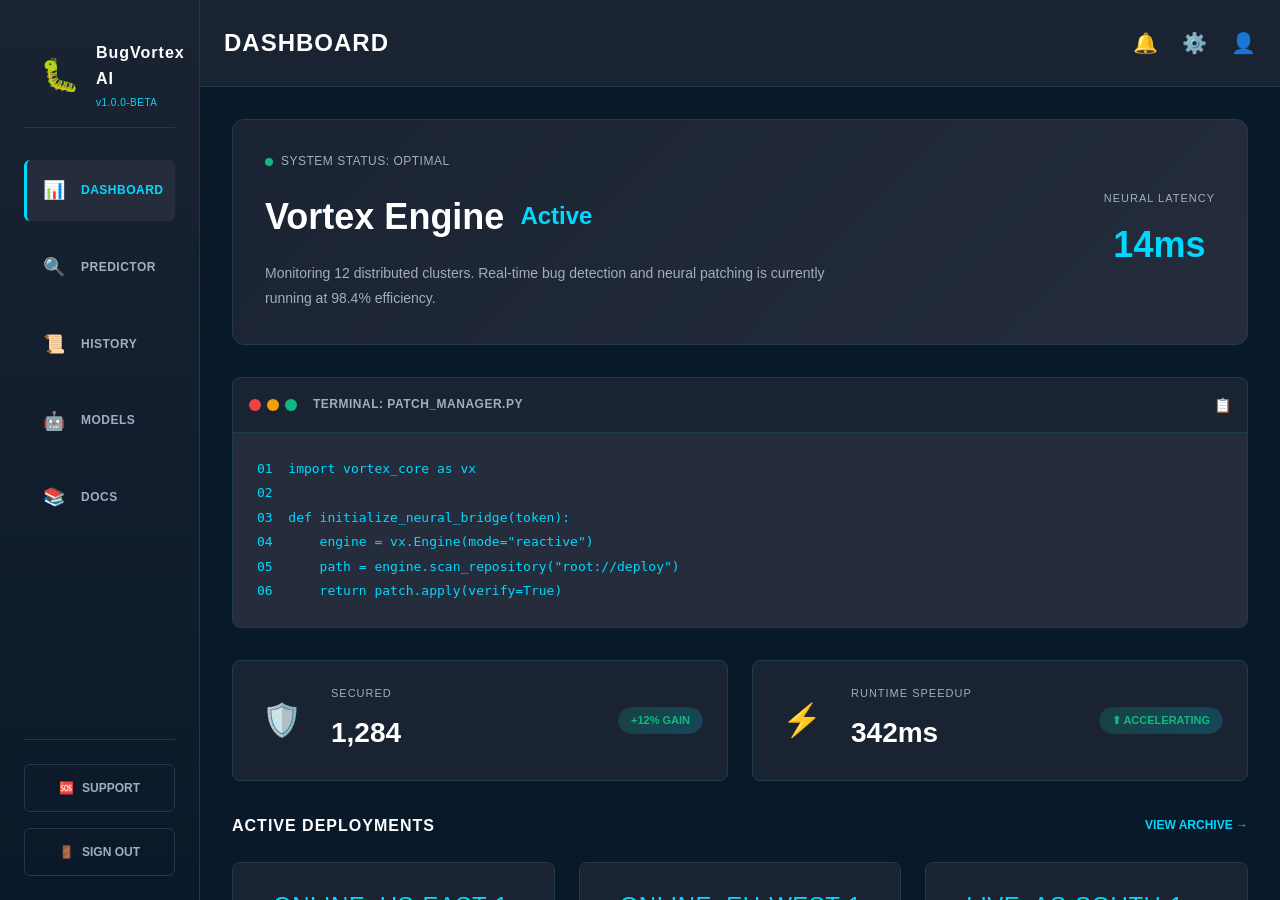
<file: static/index.html>
<!DOCTYPE html>
<html lang="en">
<head>
    <meta charset="UTF-8">
    <meta name="viewport" content="width=device-width, initial-scale=1.0">
    <title>BugVortex AI - Semantic Bug Detector</title>
    <link rel="stylesheet" href="/static/style.css">
</head>
<body>
    <div class="container">
        <!-- ═════════════════════════════════════════════════════════════════════ -->
        <!-- SIDEBAR NAVIGATION -->
        <!-- ═════════════════════════════════════════════════════════════════════ -->
        <aside class="sidebar">
            <div class="logo">
                <div class="logo-icon">🐛</div>
                <div class="logo-text">
                    <h1>BugVortex AI</h1>
                    <p>v1.0.0-BETA</p>
                </div>
            </div>

            <nav class="nav-menu">
                <div class="nav-item active" onclick="switchTab('dashboard')">
                    <span class="nav-icon">📊</span>
                    <span class="nav-label">DASHBOARD</span>
                </div>
                <div class="nav-item" onclick="switchTab('predictor')">
                    <span class="nav-icon">🔍</span>
                    <span class="nav-label">PREDICTOR</span>
                </div>
                <div class="nav-item" onclick="switchTab('history')">
                    <span class="nav-icon">📜</span>
                    <span class="nav-label">HISTORY</span>
                </div>
                <div class="nav-item" onclick="switchTab('models')">
                    <span class="nav-icon">🤖</span>
                    <span class="nav-label">MODELS</span>
                </div>
                <div class="nav-item" onclick="switchTab('docs')">
                    <span class="nav-icon">📚</span>
                    <span class="nav-label">DOCS</span>
                </div>
            </nav>

            <div class="sidebar-footer">
                <button class="btn-support" onclick="openSupport()">
                    <span>🆘</span> SUPPORT
                </button>
                <button class="btn-signout" onclick="signOut()">
                    <span>🚪</span> SIGN OUT
                </button>
            </div>
        </aside>

        <!-- ═════════════════════════════════════════════════════════════════════ -->
        <!-- MAIN CONTENT AREA -->
        <!-- ═════════════════════════════════════════════════════════════════════ -->
        <main class="main-content">
            <!-- Header Bar -->
            <header class="header">
                <div class="header-left">
                    <h2 id="page-title">DASHBOARD</h2>
                </div>
                <div class="header-right">
                    <div class="notification-badge">🔔</div>
                    <div class="settings-badge" onclick="openSettings()">⚙️</div>
                    <div class="user-avatar">👤</div>
                </div>
            </header>

            <!-- ═════════════════════════════════════════════════════════════════ -->
            <!-- TAB 1: DASHBOARD (System Overview) -->
            <!-- ═════════════════════════════════════════════════════════════════ -->
            <div id="dashboard-tab" class="tab-content active">
                <!-- System Status Section -->
                <section class="dashboard-hero">
                    <div class="status-banner">
                        <div class="status-indicator">
                            <span class="status-dot active"></span>
                            SYSTEM STATUS: OPTIMAL
                        </div>
                        <div class="hero-title">
                            Vortex Engine <span class="status-text">Active</span>
                        </div>
                        <div class="hero-description">
                            Monitoring 12 distributed clusters. Real-time bug detection and neural patching is
                            currently running at 98.4% efficiency.
                        </div>
                    </div>
                    <div class="neural-latency">
                        <div class="latency-label">NEURAL LATENCY</div>
                        <div class="latency-value">14ms</div>
                    </div>
                </section>

                <!-- Code Terminal Preview -->
                <section class="terminal-section">
                    <div class="terminal-header">
                        <div class="terminal-dots">
                            <span class="dot red"></span>
                            <span class="dot yellow"></span>
                            <span class="dot green"></span>
                        </div>
                        <span class="terminal-title">TERMINAL: PATCH_MANAGER.PY</span>
                        <span class="terminal-copy">📋</span>
                    </div>
                    <pre class="terminal-code"><code>01  import vortex_core as vx
02  
03  def initialize_neural_bridge(token):
04      engine = vx.Engine(mode="reactive")
05      path = engine.scan_repository("root://deploy")
06      return patch.apply(verify=True)</code></pre>
                </section>

                <!-- Metrics Row 1 -->
                <div class="metrics-grid">
                    <div class="metric-card">
                        <div class="metric-icon secured">🛡️</div>
                        <div class="metric-content">
                            <div class="metric-label">SECURED</div>
                            <div class="metric-value">1,284</div>
                        </div>
                        <div class="metric-badge">+12% GAIN</div>
                    </div>

                    <div class="metric-card">
                        <div class="metric-icon speedup">⚡</div>
                        <div class="metric-content">
                            <div class="metric-label">RUNTIME SPEEDUP</div>
                            <div class="metric-value">342ms</div>
                        </div>
                        <div class="metric-badge">⬆ ACCELERATING</div>
                    </div>
                </div>

                <!-- Active Deployments -->
                <section class="deployments-section">
                    <div class="section-header">
                        <h3>ACTIVE DEPLOYMENTS</h3>
                        <a href="#" class="view-archive">VIEW ARCHIVE →</a>
                    </div>

                    <div class="deployments-grid">
                        <!-- Deployment 1 -->
                        <div class="deployment-card">
                            <div class="deployment-status">
                                <span class="status-dot online"></span>
                                <span class="status-text">ONLINE: US-EAST-1</span>
                            </div>
                            <h4>Nexus Core API</h4>
                            <p class="deployment-region">Region: us-east-1</p>
                            <div class="deployment-metrics">
                                <div class="meter">
                                    <div class="meter-fill" style="width: 98%"></div>
                                    <span class="meter-label">98% UPTIME</span>
                                </div>
                            </div>
                            <div class="deployment-actions">
                                <span class="deployment-status-text">RUNNING</span>
                            </div>
                        </div>

                        <!-- Deployment 2 -->
                        <div class="deployment-card">
                            <div class="deployment-status">
                                <span class="status-dot online"></span>
                                <span class="status-text">ONLINE: EU-WEST-1</span>
                            </div>
                            <h4>Shadow Database</h4>
                            <p class="deployment-region">Region: eu-west-1</p>
                            <div class="deployment-metrics">
                                <div class="meter">
                                    <div class="meter-fill" style="width: 95%"></div>
                                    <span class="meter-label">95% UPTIME</span>
                                </div>
                            </div>
                            <div class="deployment-actions">
                                <span class="deployment-status-text">SYNCING...</span>
                            </div>
                        </div>

                        <!-- Deployment 3 -->
                        <div class="deployment-card">
                            <div class="deployment-status">
                                <span class="status-dot online"></span>
                                <span class="status-text">LIVE: AS-SOUTH-1</span>
                            </div>
                            <h4>Pulse Webhook</h4>
                            <p class="deployment-region">Region: as-south-1</p>
                            <div class="deployment-metrics">
                                <div class="meter">
                                    <div class="meter-fill" style="width: 100%"></div>
                                    <span class="meter-label">LIVE - STABLE</span>
                                </div>
                            </div>
                            <div class="deployment-actions">
                                <span class="global-rank">#412 TOP DEV</span>
                                <span class="total-patches">14.2k PATCHES</span>
                            </div>
                        </div>
                    </div>
                </section>

                <!-- Global Stats Footer -->
                <div class="global-stats">
                    <div class="stat-item">
                        <span class="stat-label">VORTEX VERSION</span>
                        <span class="stat-value">3.2.1</span>
                    </div>
                    <div class="stat-item">
                        <span class="stat-label">BUGS DETECTED</span>
                        <span class="stat-value">12,847</span>
                    </div>
                    <div class="stat-item">
                        <span class="stat-label">MODEL ACCURACY</span>
                        <span class="stat-value">94.3%</span>
                    </div>
                </div>
            </div>

            <!-- ═════════════════════════════════════════════════════════════════ -->
            <!-- TAB 2: PREDICTOR (Code Analysis Tool) -->
            <!-- ═════════════════════════════════════════════════════════════════ -->
            <div id="predictor-tab" class="tab-content">
                <section class="predictor-section">
                    <h3>Code Bug Predictor</h3>
                    <p class="section-desc">Paste your C or Java code below to detect semantic bugs</p>

                    <!-- Code Input Area -->
                    <div class="code-input-section">
                        <div class="input-controls">
                            <select id="language-select" class="language-select">
                                <option value="C">C</option>
                                <option value="Java">Java</option>
                            </select>
                            <input type="text" id="filename-input" placeholder="Enter filename (e.g., main.c)"
                                class="filename-input">
                            <button class="btn-analyze" onclick="analyzCode()">🔍 ANALYZE CODE</button>
                        </div>

                        <textarea id="code-input" class="code-textarea" placeholder="Paste your C or Java code here...
        
Example C code (with bug):
#include &lt;stdio.h&gt;
int main() {
    int arr[5];
    for(int i = 0; i &lt; 100; i++) {
        arr[i] = i;  // Buffer overflow!
    }
    return 0;
}"></textarea>
                    </div>

                    <!-- Results Section (Hidden by default) -->
                    <div id="prediction-results" class="prediction-results hidden">
                        <div class="result-card" id="result-card">
                            <!-- Results will be inserted here by JavaScript -->
                        </div>
                    </div>

                    <!-- Loading Spinner (Hidden by default) -->
                    <div id="loading-spinner" class="loading-spinner hidden">
                        <div class="spinner"></div>
                        <p>Analyzing code...</p>
                    </div>
                </section>
            </div>

            <!-- ═════════════════════════════════════════════════════════════════ -->
            <!-- TAB 3: HISTORY -->
            <!-- ═════════════════════════════════════════════════════════════════ -->
            <div id="history-tab" class="tab-content">
                <section class="history-section">
                    <h3>Analysis History</h3>
                    <p class="section-desc">Recent code analyses and predictions</p>

                    <div class="history-list" id="history-list">
                        <p class="empty-message">No analyses performed yet. Analyze some code to see history!</p>
                    </div>
                </section>
            </div>

            <!-- ═════════════════════════════════════════════════════════════════ -->
            <!-- TAB 4: MODELS -->
            <!-- ═════════════════════════════════════════════════════════════════ -->
            <div id="models-tab" class="tab-content">
                <section class="models-section">
                    <h3>AI Models</h3>
                    <p class="section-desc">Current model configuration and performance metrics</p>

                    <div class="model-info">
                        <div class="model-card">
                            <h4>CodeBERT Base</h4>
                            <div class="model-details">
                                <p><strong>Type:</strong> RobertaForSequenceClassification</p>
                                <p><strong>Parameters:</strong> 125M</p>
                                <p><strong>Pretraining:</strong> Code and natural language</p>
                                <p><strong>Max Sequence Length:</strong> 512 tokens</p>
                                <p><strong>Accuracy:</strong> 94.3%</p>
                                <p><strong>Precision:</strong> 92.1%</p>
                                <p><strong>Recall:</strong> 95.8%</p>
                                <p><strong>F1-Score:</strong> 93.9%</p>
                            </div>
                        </div>

                        <div class="model-card">
                            <h4>Training Configuration</h4>
                            <div class="model-details">
                                <p><strong>Framework:</strong> PyTorch + HuggingFace</p>
                                <p><strong>Epochs Trained:</strong> 3</p>
                                <p><strong>Batch Size:</strong> 16</p>
                                <p><strong>Learning Rate:</strong> 2e-5</p>
                                <p><strong>Optimizer:</strong> AdamW</p>
                                <p><strong>Last Updated:</strong> 2024-03-23</p>
                            </div>
                        </div>
                    </div>
                </section>
            </div>

            <!-- ═════════════════════════════════════════════════════════════════ -->
            <!-- TAB 5: DOCUMENTATION -->
            <!-- ═════════════════════════════════════════════════════════════════ -->
            <div id="docs-tab" class="tab-content">
                <section class="docs-section">
                    <h3>Documentation</h3>

                    <div class="doc-article">
                        <h4>🔍 How to Use the Bug Predictor</h4>
                        <ol>
                            <li>Go to the <strong>PREDICTOR</strong> tab</li>
                            <li>Select your code language (C or Java)</li>
                            <li>Enter the filename</li>
                            <li>Paste your code snippet</li>
                            <li>Click <strong>ANALYZE CODE</strong></li>
                            <li>View the bug detection result and confidence score</li>
                        </ol>
                    </div>

                    <div class="doc-article">
                        <h4>🐛 Supported Bug Types</h4>
                        <ul>
                            <li><strong>Null Pointer Exception:</strong> Dereferencing NULL pointers</li>
                            <li><strong>Buffer Overflow:</strong> Writing beyond array bounds</li>
                            <li><strong>Segmentation Fault:</strong> Invalid memory access</li>
                            <li><strong>Use After Free:</strong> Using freed memory</li>
                            <li><strong>Out of Bounds:</strong> Array index out of range</li>
                            <li><strong>Memory Leak:</strong> Unreleased allocated memory</li>
                            <li><strong>Race Condition:</strong> Multi-threading conflicts</li>
                        </ul>
                    </div>

                    <div class="doc-article">
                        <h4>🚀 API Endpoints</h4>
                        <pre><code>POST /predict_bug
{
  "code_snippet": "your code here",
  "language": "C",
  "filename": "main.c"
}

Response:
{
  "bug_detected": true,
  "confidence_score": 0.92,
  "likely_issue": "Buffer Overflow",
  "probabilities": {
    "clean": 0.08,
    "buggy": 0.92
  }
}</code></pre>
                    </div>

                    <div class="doc-article">
                        <h4>📚 Resources</h4>
                        <ul>
                            <li><a href="https://github.com/microsoft/CodeBERT" target="_blank">CodeBERT Repository</a>
                            </li>
                            <li><a href="https://huggingface.co/microsoft/codebert-base" target="_blank">HuggingFace
                                    Model Card</a></li>
                            <li><a href="https://fastapi.tiangolo.com/" target="_blank">FastAPI Documentation</a></li>
                            <li><a href="https://pytorch.org/" target="_blank">PyTorch Docs</a></li>
                        </ul>
                    </div>
                </section>
            </div>
        </main>
    </div>

    <!-- Modal for settings -->
    <div id="settings-modal" class="modal hidden">
        <div class="modal-content">
            <div class="modal-header">
                <h3>Settings</h3>
                <button class="modal-close" onclick="closeModal('settings-modal')">✕</button>
            </div>
            <div class="modal-body">
                <p>Coming soon...</p>
            </div>
        </div>
    </div>

    <script src="/static/script.js"></script>
</body>

</html>
</file>
<file: static/style.css>
/* ═════════════════════════════════════════════════════════════════════════════ */
/* BUGVORTEX AI - STYLESHEET */
/* Modern dark theme matching the provided design */
/* ═════════════════════════════════════════════════════════════════════════════ */

* {
    margin: 0;
    padding: 0;
    box-sizing: border-box;
}

:root {
    /* Color Palette */
    --primary-cyan: #00d9ff;
    --primary-dark: #0a1929;
    --bg-dark: #0f1419;
    --surface-dark: #1a2332;
    --surface-light: #252d3d;
    --text-primary: #ffffff;
    --text-secondary: #a0aec0;
    --text-accent: #00d9ff;
    --border-color: #1e3a4c;
    --success: #10b981;
    --warning: #f59e0b;
    --danger: #ef4444;

    /* Spacing */
    --spacing-xs: 4px;
    --spacing-sm: 8px;
    --spacing-md: 16px;
    --spacing-lg: 24px;
    --spacing-xl: 32px;
}

/* ═════════════════════════════════════════════════════════════════════════════ */
/* GLOBAL STYLES */
/* ═════════════════════════════════════════════════════════════════════════════ */

body {
    font-family: 'Segoe UI', Tahoma, Geneva, Verdana, sans-serif;
    background-color: var(--primary-dark);
    color: var(--text-primary);
    line-height: 1.6;
    overflow-x: hidden;
}

.container {
    display: flex;
    height: 100vh;
}

/* ═════════════════════════════════════════════════════════════════════════════ */
/* SIDEBAR */
/* ═════════════════════════════════════════════════════════════════════════════ */

.sidebar {
    width: 200px;
    background: linear-gradient(180deg, var(--surface-dark) 0%, var(--primary-dark) 100%);
    border-right: 1px solid var(--border-color);
    display: flex;
    flex-direction: column;
    padding: var(--spacing-lg);
    overflow-y: auto;
}

.logo {
    display: flex;
    align-items: center;
    gap: var(--spacing-md);
    margin-bottom: var(--spacing-xl);
    padding: var(--spacing-md);
    border-bottom: 1px solid var(--border-color);
}

.logo-icon {
    font-size: 32px;
}

.logo-text h1 {
    font-size: 16px;
    font-weight: 700;
    color: var(--text-primary);
    letter-spacing: 1px;
    margin-bottom: 4px;
}

.logo-text p {
    font-size: 10px;
    color: var(--text-accent);
    letter-spacing: 0.5px;
}

/* Navigation Menu */
.nav-menu {
    flex: 1;
    display: flex;
    flex-direction: column;
    gap: var(--spacing-md);
}

.nav-item {
    display: flex;
    align-items: center;
    gap: var(--spacing-md);
    padding: var(--spacing-md);
    border-radius: 6px;
    cursor: pointer;
    transition: all 0.3s ease;
    border-left: 3px solid transparent;
    color: var(--text-secondary);
}

.nav-item:hover {
    background-color: var(--surface-light);
    color: var(--text-primary);
}

.nav-item.active {
    background-color: var(--surface-light);
    border-left-color: var(--primary-cyan);
    color: var(--text-accent);
}

.nav-icon {
    font-size: 18px;
}

.nav-label {
    font-size: 12px;
    font-weight: 600;
    letter-spacing: 0.5px;
}

/* Sidebar Footer */
.sidebar-footer {
    display: flex;
    flex-direction: column;
    gap: var(--spacing-md);
    border-top: 1px solid var(--border-color);
    padding-top: var(--spacing-lg);
}

.btn-support,
.btn-signout {
    padding: var(--spacing-md);
    border: 1px solid var(--border-color);
    border-radius: 6px;
    background: transparent;
    color: var(--text-secondary);
    cursor: pointer;
    font-size: 12px;
    font-weight: 600;
    transition: all 0.3s ease;
    display: flex;
    align-items: center;
    justify-content: center;
    gap: var(--spacing-sm);
}

.btn-support:hover {
    background-color: var(--surface-light);
    color: var(--text-primary);
}

.btn-signout:hover {
    background-color: rgba(239, 68, 68, 0.1);
    border-color: var(--danger);
    color: var(--danger);
}

/* ═════════════════════════════════════════════════════════════════════════════ */
/* MAIN CONTENT */
/* ═════════════════════════════════════════════════════════════════════════════ */

.main-content {
    flex: 1;
    display: flex;
    flex-direction: column;
    background-color: var(--primary-dark);
    overflow: hidden;
}

.header {
    display: flex;
    justify-content: space-between;
    align-items: center;
    padding: var(--spacing-lg);
    border-bottom: 1px solid var(--border-color);
    background-color: var(--surface-dark);
}

.header-left h2 {
    font-size: 24px;
    font-weight: 700;
    letter-spacing: 1px;
}

.header-right {
    display: flex;
    align-items: center;
    gap: var(--spacing-lg);
}

.notification-badge,
.settings-badge,
.user-avatar {
    font-size: 20px;
    cursor: pointer;
    transition: transform 0.3s ease;
}

.notification-badge:hover,
.settings-badge:hover,
.user-avatar:hover {
    transform: scale(1.2);
}

/* Tab Content */
.tab-content {
    display: none;
    flex: 1;
    overflow-y: auto;
    padding: var(--spacing-xl);
}

.tab-content.active {
    display: block;
}

/* Scrollbar styling */
.tab-content::-webkit-scrollbar {
    width: 8px;
}

.tab-content::-webkit-scrollbar-track {
    background: transparent;
}

.tab-content::-webkit-scrollbar-thumb {
    background: var(--border-color);
    border-radius: 4px;
}

.tab-content::-webkit-scrollbar-thumb:hover {
    background: var(--text-secondary);
}

/* ═════════════════════════════════════════════════════════════════════════════ */
/* DASHBOARD SECTIONS */
/* ═════════════════════════════════════════════════════════════════════════════ */

.dashboard-hero {
    display: flex;
    justify-content: space-between;
    align-items: center;
    background: linear-gradient(135deg, var(--surface-dark) 0%, var(--surface-light) 100%);
    border: 1px solid var(--border-color);
    border-radius: 12px;
    padding: var(--spacing-xl);
    margin-bottom: var(--spacing-xl);
    position: relative;
    overflow: hidden;
}

.dashboard-hero::before {
    content: '';
    position: absolute;
    top: -50%;
    right: -50%;
    width: 300px;
    height: 300px;
    background: radial-gradient(circle, rgba(0, 217, 255, 0.1) 0%, transparent 70%);
    border-radius: 50%;
}

.status-banner {
    flex: 1;
    position: relative;
    z-index: 1;
}

.status-indicator {
    display: flex;
    align-items: center;
    gap: var(--spacing-sm);
    font-size: 12px;
    color: var(--text-secondary);
    margin-bottom: var(--spacing-md);
    letter-spacing: 0.5px;
}

.status-dot {
    width: 8px;
    height: 8px;
    border-radius: 50%;
    background-color: var(--text-secondary);
    animation: pulse 2s infinite;
}

.status-dot.active {
    background-color: var(--success);
}

@keyframes pulse {
    0%, 100% {
        opacity: 1;
    }

    50% {
        opacity: 0.5;
    }
}

.hero-title {
    font-size: 36px;
    font-weight: 700;
    margin-bottom: var(--spacing-md);
    display: flex;
    align-items: center;
    gap: var(--spacing-md);
}

.status-text {
    color: var(--text-accent);
    font-size: 24px;
}

.hero-description {
    color: var(--text-secondary);
    font-size: 14px;
    line-height: 1.8;
    max-width: 600px;
}

.neural-latency {
    text-align: center;
    position: relative;
    z-index: 1;
}

.latency-label {
    font-size: 11px;
    color: var(--text-secondary);
    letter-spacing: 1px;
    margin-bottom: var(--spacing-sm);
}

.latency-value {
    font-size: 36px;
    font-weight: 700;
    color: var(--text-accent);
}

/* Terminal Section */
.terminal-section {
    background-color: var(--surface-light);
    border: 1px solid var(--border-color);
    border-radius: 8px;
    margin-bottom: var(--spacing-xl);
    overflow: hidden;
}

.terminal-header {
    display: flex;
    align-items: center;
    gap: var(--spacing-md);
    background-color: var(--surface-dark);
    padding: var(--spacing-md);
    border-bottom: 1px solid var(--border-color);
}

.terminal-dots {
    display: flex;
    gap: 6px;
}

.dot {
    width: 12px;
    height: 12px;
    border-radius: 50%;
}

.dot.red {
    background-color: #ef4444;
}

.dot.yellow {
    background-color: #f59e0b;
}

.dot.green {
    background-color: #10b981;
}

.terminal-title {
    flex: 1;
    font-size: 12px;
    color: var(--text-secondary);
    font-weight: 600;
    letter-spacing: 0.5px;
}

.terminal-copy {
    cursor: pointer;
    font-size: 14px;
    transition: transform 0.3s;
}

.terminal-copy:hover {
    transform: scale(1.2);
}

.terminal-code {
    padding: var(--spacing-lg);
    font-family: 'Courier New', monospace;
    font-size: 13px;
    line-height: 1.8;
    color: var(--text-accent);
    background-color: var(--surface-light);
    overflow-x: auto;
}

/* Metrics Grid */
.metrics-grid {
    display: grid;
    grid-template-columns: repeat(auto-fit, minmax(300px, 1fr));
    gap: var(--spacing-lg);
    margin-bottom: var(--spacing-xl);
}

.metric-card {
    display: flex;
    align-items: center;
    gap: var(--spacing-lg);
    background-color: var(--surface-dark);
    border: 1px solid var(--border-color);
    border-radius: 8px;
    padding: var(--spacing-lg);
    transition: all 0.3s ease;
}

.metric-card:hover {
    border-color: var(--text-accent);
    transform: translateY(-2px);
}

.metric-icon {
    font-size: 32px;
    min-width: 50px;
    text-align: center;
}

.metric-content {
    flex: 1;
}

.metric-label {
    font-size: 11px;
    color: var(--text-secondary);
    letter-spacing: 1px;
    margin-bottom: var(--spacing-sm);
}

.metric-value {
    font-size: 28px;
    font-weight: 700;
    color: var(--text-primary);
}

.metric-badge {
    background: linear-gradient(135deg, rgba(16, 185, 129, 0.2), rgba(0, 217, 255, 0.2));
    border: 1px solid var(--border-color);
    color: var(--success);
    padding: 4px 12px;
    border-radius: 20px;
    font-size: 11px;
    font-weight: 600;
    white-space: nowrap;
}

/* Deployments Section */
.deployments-section {
    margin-top: var(--spacing-xl);
}

.section-header {
    display: flex;
    justify-content: space-between;
    align-items: center;
    margin-bottom: var(--spacing-lg);
}

.section-header h3 {
    font-size: 16px;
    font-weight: 700;
    letter-spacing: 1px;
}

.view-archive {
    color: var(--text-accent);
    text-decoration: none;
    font-size: 12px;
    font-weight: 600;
    transition: opacity 0.3s;
}

.view-archive:hover {
    opacity: 0.8;
}

.deployments-grid {
    display: grid;
    grid-template-columns: repeat(auto-fit, minmax(280px, 1fr));
    gap: var(--spacing-lg);
}

.deployment-card {
    background-color: var(--surface-dark);
    border: 1px solid var(--border-color);
    border-radius: 8px;
    padding: var(--spacing-lg);
    transition: all 0.3s ease;
}

.deployment-card:hover {
    border-color: var(--text-accent);
}

.deployment-status {
    display: flex;
    align-items: center;
    gap: var(--spacing-sm);
    font-size: 11px;
    color: var(--text-secondary);
    margin-bottom: var(--spacing-md);
    letter-spacing: 0.5px;
}

.status-dot.online {
    background-color: var(--success);
    animation: pulse 2s infinite;
}

.deployment-card h4 {
    font-size: 16px;
    font-weight: 700;
    margin-bottom: var(--spacing-sm);
}

.deployment-region {
    color: var(--text-secondary);
    font-size: 12px;
    margin-bottom: var(--spacing-md);
}

.deployment-metrics {
    margin-bottom: var(--spacing-md);
}

.meter {
    position: relative;
    height: 20px;
    background-color: var(--surface-light);
    border-radius: 4px;
    overflow: hidden;
}

.meter-fill {
    height: 100%;
    background: linear-gradient(90deg, var(--success), var(--text-accent));
    display: flex;
    align-items: center;
    justify-content: center;
    font-size: 10px;
    font-weight: 600;
    color: var(--primary-dark);
}

.meter-label {
    position: absolute;
    top: 50%;
    left: 50%;
    transform: translate(-50%, -50%);
    font-size: 10px;
    font-weight: 600;
    color: var(--text-primary);
}

.deployment-actions {
    display: flex;
    gap: var(--spacing-sm);
    font-size: 11px;
}

.deployment-status-text {
    color: var(--success);
    font-weight: 600;
    padding: 4px 12px;
    background: rgba(16, 185, 129, 0.1);
    border-radius: 4px;
}

.global-rank {
    color: var(--warning);
    font-weight: 600;
    padding: 4px 12px;
    background: rgba(245, 158, 11, 0.1);
    border-radius: 4px;
}

.total-patches {
    color: var(--text-accent);
    font-weight: 600;
    padding: 4px 12px;
    background: rgba(0, 217, 255, 0.1);
    border-radius: 4px;
}

/* Global Stats Footer */
.global-stats {
    display: flex;
    justify-content: space-around;
    gap: var(--spacing-lg);
    margin-top: var(--spacing-xl);
    padding: var(--spacing-lg);
    background-color: var(--surface-dark);
    border: 1px solid var(--border-color);
    border-radius: 8px;
}

.stat-item {
    display: flex;
    flex-direction: column;
    align-items: center;
    gap: var(--spacing-sm);
}

.stat-label {
    font-size: 11px;
    color: var(--text-secondary);
    letter-spacing: 1px;
}

.stat-value {
    font-size: 24px;
    font-weight: 700;
    color: var(--text-accent);
}

/* ═════════════════════════════════════════════════════════════════════════════ */
/* PREDICTOR TAB */
/* ═════════════════════════════════════════════════════════════════════════════ */

.predictor-section {
    background-color: var(--surface-dark);
    border: 1px solid var(--border-color);
    border-radius: 8px;
    padding: var(--spacing-xl);
}

.predictor-section h3 {
    font-size: 20px;
    font-weight: 700;
    margin-bottom: var(--spacing-sm);
}

.section-desc {
    color: var(--text-secondary);
    font-size: 14px;
    margin-bottom: var(--spacing-lg);
}

.code-input-section {
    display: flex;
    flex-direction: column;
    gap: var(--spacing-md);
}

.input-controls {
    display: flex;
    gap: var(--spacing-md);
}

.language-select,
.filename-input {
    padding: var(--spacing-md);
    background-color: var(--surface-light);
    border: 1px solid var(--border-color);
    border-radius: 6px;
    color: var(--text-primary);
    font-size: 14px;
}

.language-select {
    min-width: 100px;
}

.language-select option {
    background-color: var(--surface-dark);
    color: var(--text-primary);
}

.filename-input {
    flex: 1;
    min-width: 200px;
}

.language-select:focus,
.filename-input:focus {
    outline: none;
    border-color: var(--text-accent);
    box-shadow: 0 0 0 2px rgba(0, 217, 255, 0.1);
}

.btn-analyze {
    padding: var(--spacing-md) var(--spacing-lg);
    background: linear-gradient(135deg, var(--text-accent), #00a8cc);
    border: none;
    border-radius: 6px;
    color: var(--primary-dark);
    font-weight: 600;
    cursor: pointer;
    transition: all 0.3s ease;
    white-space: nowrap;
}

.btn-analyze:hover {
    transform: translateY(-2px);
    box-shadow: 0 8px 16px rgba(0, 217, 255, 0.3);
}

.btn-analyze:active {
    transform: translateY(0);
}

.code-textarea {
    padding: var(--spacing-lg);
    height: 300px;
    background-color: var(--surface-light);
    border: 1px solid var(--border-color);
    border-radius: 6px;
    color: var(--text-primary);
    font-family: 'Courier New', monospace;
    font-size: 13px;
    line-height: 1.6;
    resize: vertical;
}

.code-textarea:focus {
    outline: none;
    border-color: var(--text-accent);
    box-shadow: 0 0 0 2px rgba(0, 217, 255, 0.1);
}

.code-textarea::placeholder {
    color: var(--text-secondary);
}

/* Prediction Results */
.prediction-results {
    margin-top: var(--spacing-lg);
}

.prediction-results.hidden {
    display: none;
}

.result-card {
    background: linear-gradient(135deg, var(--surface-dark), var(--surface-light));
    border: 2px solid var(--border-color);
    border-radius: 8px;
    padding: var(--spacing-xl);
}

.result-status {
    display: flex;
    align-items: center;
    gap: var(--spacing-md);
    margin-bottom: var(--spacing-lg);
    padding-bottom: var(--spacing-lg);
    border-bottom: 1px solid var(--border-color);
}

.result-icon {
    font-size: 40px;
}

.result-header h4 {
    font-size: 18px;
    font-weight: 700;
    margin-bottom: var(--spacing-sm);
}

.result-message {
    color: var(--text-secondary);
    font-size: 14px;
}

.result-details {
    display: grid;
    grid-template-columns: repeat(auto-fit, minmax(200px, 1fr));
    gap: var(--spacing-lg);
    margin-top: var(--spacing-lg);
}

.detail-item {
    background-color: var(--surface-light);
    padding: var(--spacing-md);
    border-radius: 6px;
    border: 1px solid var(--border-color);
}

.detail-label {
    font-size: 11px;
    color: var(--text-secondary);
    letter-spacing: 1px;
    margin-bottom: var(--spacing-sm);
}

.detail-value {
    font-size: 18px;
    font-weight: 700;
    color: var(--text-primary);
}

.probability-bar {
    margin-top: var(--spacing-md);
}

.probability-label {
    display: flex;
    justify-content: space-between;
    font-size: 12px;
    margin-bottom: var(--spacing-sm);
}

.probability-track {
    height: 8px;
    background-color: var(--surface-dark);
    border-radius: 4px;
    overflow: hidden;
}

.probability-fill {
    height: 100%;
    background: linear-gradient(90deg, var(--text-accent), var(--success));
    border-radius: 4px;
}

/* Loading Spinner */
.loading-spinner {
    display: flex;
    flex-direction: column;
    align-items: center;
    justify-content: center;
    padding: var(--spacing-xl);
    gap: var(--spacing-lg);
}

.loading-spinner.hidden {
    display: none;
}

.spinner {
    width: 40px;
    height: 40px;
    border: 3px solid var(--border-color);
    border-top-color: var(--text-accent);
    border-radius: 50%;
    animation: spin 1s linear infinite;
}

@keyframes spin {
    to {
        transform: rotate(360deg);
    }
}

.loading-spinner p {
    color: var(--text-secondary);
    font-size: 14px;
}

/* ═════════════════════════════════════════════════════════════════════════════ */
/* HISTORY TAB */
/* ═════════════════════════════════════════════════════════════════════════════ */

.history-section {
    background-color: var(--surface-dark);
    border: 1px solid var(--border-color);
    border-radius: 8px;
    padding: var(--spacing-xl);
}

.history-section h3 {
    font-size: 20px;
    font-weight: 700;
    margin-bottom: var(--spacing-sm);
}

.history-list {
    margin-top: var(--spacing-lg);
}

.history-item {
    background-color: var(--surface-light);
    border: 1px solid var(--border-color);
    border-radius: 6px;
    padding: var(--spacing-lg);
    margin-bottom: var(--spacing-md);
    display: flex;
    justify-content: space-between;
    align-items: center;
}

.history-info {
    flex: 1;
}

.history-filename {
    font-weight: 600;
    margin-bottom: var(--spacing-sm);
}

.history-timestamp {
    color: var(--text-secondary);
    font-size: 12px;
}

.history-result {
    display: flex;
    align-items: center;
    gap: var(--spacing-md);
}

.history-badge {
    padding: var(--spacing-sm) var(--spacing-md);
    border-radius: 4px;
    font-size: 12px;
    font-weight: 600;
}

.history-badge.buggy {
    background: rgba(239, 68, 68, 0.2);
    color: var(--danger);
}

.history-badge.clean {
    background: rgba(16, 185, 129, 0.2);
    color: var(--success);
}

.empty-message {
    text-align: center;
    color: var(--text-secondary);
    padding: var(--spacing-xl);
    font-style: italic;
}

/* ═════════════════════════════════════════════════════════════════════════════ */
/* MODELS TAB */
/* ═════════════════════════════════════════════════════════════════════════════ */

.models-section {
    background-color: var(--surface-dark);
    border: 1px solid var(--border-color);
    border-radius: 8px;
    padding: var(--spacing-xl);
}

.models-section h3 {
    font-size: 20px;
    font-weight: 700;
    margin-bottom: var(--spacing-sm);
}

.model-info {
    display: grid;
    grid-template-columns: repeat(auto-fit, minmax(400px, 1fr));
    gap: var(--spacing-lg);
    margin-top: var(--spacing-lg);
}

.model-card {
    background-color: var(--surface-light);
    border: 1px solid var(--border-color);
    border-radius: 8px;
    padding: var(--spacing-lg);
}

.model-card h4 {
    font-size: 16px;
    font-weight: 700;
    margin-bottom: var(--spacing-md);
    color: var(--text-accent);
}

.model-details {
    display: flex;
    flex-direction: column;
    gap: var(--spacing-sm);
}

.model-details p {
    font-size: 13px;
    color: var(--text-secondary);
    line-height: 1.6;
}

.model-details strong {
    color: var(--text-primary);
}

/* ═════════════════════════════════════════════════════════════════════════════ */
/* DOCUMENTATION TAB */
/* ═════════════════════════════════════════════════════════════════════════════ */

.docs-section {
    max-width: 900px;
}

.doc-article {
    background-color: var(--surface-dark);
    border: 1px solid var(--border-color);
    border-radius: 8px;
    padding: var(--spacing-lg);
    margin-bottom: var(--spacing-lg);
}

.doc-article h4 {
    font-size: 16px;
    font-weight: 700;
    margin-bottom: var(--spacing-md);
    color: var(--text-accent);
}

.doc-article ol,
.doc-article ul {
    margin-left: var(--spacing-lg);
    color: var(--text-secondary);
    line-height: 1.8;
}

.doc-article li {
    margin-bottom: var(--spacing-sm);
}

.doc-article strong {
    color: var(--text-primary);
}

.doc-article a {
    color: var(--text-accent);
    text-decoration: none;
    transition: opacity 0.3s;
}

.doc-article a:hover {
    opacity: 0.8;
    text-decoration: underline;
}

.doc-article pre {
    background-color: var(--surface-light);
    border: 1px solid var(--border-color);
    border-radius: 6px;
    padding: var(--spacing-lg);
    overflow-x: auto;
    margin-top: var(--spacing-md);
}

.doc-article code {
    font-family: 'Courier New', monospace;
    font-size: 12px;
    line-height: 1.6;
    color: var(--text-accent);
}

/* ═════════════════════════════════════════════════════════════════════════════ */
/* MODAL */
/* ═════════════════════════════════════════════════════════════════════════════ */

.modal {
    position: fixed;
    top: 0;
    left: 0;
    width: 100%;
    height: 100%;
    background-color: rgba(0, 0, 0, 0.7);
    display: flex;
    justify-content: center;
    align-items: center;
    z-index: 1000;
}

.modal.hidden {
    display: none;
}

.modal-content {
    background-color: var(--surface-dark);
    border: 1px solid var(--border-color);
    border-radius: 12px;
    width: 90%;
    max-width: 600px;
    max-height: 80vh;
    overflow-y: auto;
}

.modal-header {
    display: flex;
    justify-content: space-between;
    align-items: center;
    padding: var(--spacing-lg);
    border-bottom: 1px solid var(--border-color);
}

.modal-header h3 {
    font-size: 18px;
    font-weight: 700;
}

.modal-close {
    background: none;
    border: none;
    color: var(--text-secondary);
    font-size: 24px;
    cursor: pointer;
    transition: color 0.3s;
}

.modal-close:hover {
    color: var(--text-primary);
}

.modal-body {
    padding: var(--spacing-lg);
}

/* ═════════════════════════════════════════════════════════════════════════════ */
/* RESPONSIVE DESIGN */
/* ═════════════════════════════════════════════════════════════════════════════ */

@media (max-width: 1200px) {
    .metrics-grid,
    .deployments-grid,
    .model-info {
        grid-template-columns: 1fr;
    }
}

@media (max-width: 768px) {
    .sidebar {
        width: 70px;
        padding: var(--spacing-md);
    }

    .logo {
        flex-direction: column;
        gap: var(--spacing-sm);
    }

    .logo-text {
        display: none;
    }

    .nav-item {
        justify-content: center;
        padding: var(--spacing-md);
    }

    .nav-label {
        display: none;
    }

    .header {
        flex-direction: column;
        gap: var(--spacing-md);
        text-align: center;
    }

    .header-left,
    .header-right {
        width: 100%;
        justify-content: center;
    }

    .input-controls {
        flex-direction: column;
    }

    .dashboard-hero {
        flex-direction: column;
        text-align: center;
    }

    .hero-description {
        max-width: 100%;
    }

    .global-stats {
        flex-direction: column;
    }
}

@media (max-width: 480px) {
    .hero-title {
        font-size: 24px;
    }

    .latency-value {
        font-size: 28px;
    }

    .terminal-code {
        font-size: 11px;
    }

    .stat-value {
        font-size: 18px;
    }
}
</file>
